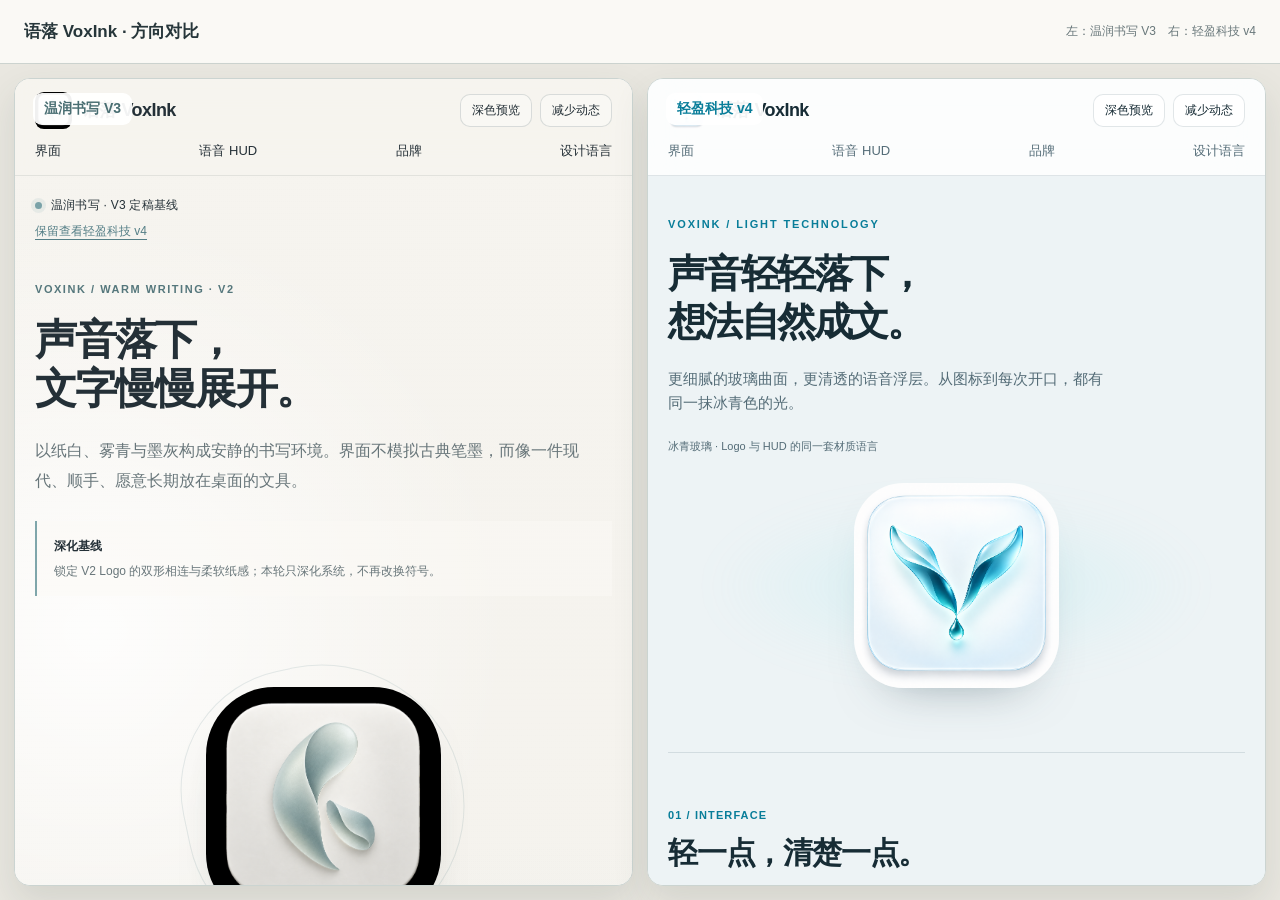
<file: docs/design-comparison/index.html>
<!doctype html><meta charset="utf-8"><meta name="viewport" content="width=device-width,initial-scale=1"><title>语落 VoxInk · 双方向对比</title>
<style>html,body{margin:0;height:100%;background:#e9e7e0;font:14px -apple-system,BlinkMacSystemFont,"PingFang SC",sans-serif;color:#26363a}header{height:64px;display:flex;align-items:center;justify-content:space-between;padding:0 24px;background:#faf9f5;border-bottom:1px solid #ccd3cf;box-sizing:border-box}header b{font-size:17px}header span{color:#68777a;font-size:12px}.grid{height:calc(100% - 64px);display:grid;grid-template-columns:1fr 1fr;gap:14px;padding:14px;box-sizing:border-box}.pane{position:relative;overflow:hidden;border:1px solid #cbd4d1;border-radius:16px;background:#fff;box-shadow:0 16px 35px #43504b20}.pane h2{position:absolute;z-index:2;left:18px;top:14px;margin:0;padding:7px 11px;border-radius:9px;background:#fffffff0;font-size:14px}.pane iframe{width:100%;height:100%;border:0;padding-top:0}.pane:first-child h2{color:#496e72}.pane:last-child h2{color:#087d99}@media(max-width:760px){.grid{grid-template-columns:1fr;height:auto}.pane{height:720px}.grid{padding:10px}.pane iframe{height:100%}}</style>
<header><b>语落 VoxInk · 方向对比</b><span>左：温润书写 V3　右：轻盈科技 v4</span></header>
<main class="grid"><section class="pane"><h2>温润书写 V3</h2><iframe src="../design-warm-writing-v3/index.html" title="温润书写 V3"></iframe></section><section class="pane"><h2>轻盈科技 v4</h2><iframe src="../design-light-tech-v4/index.html" title="轻盈科技 v4"></iframe></section></main>
</file>
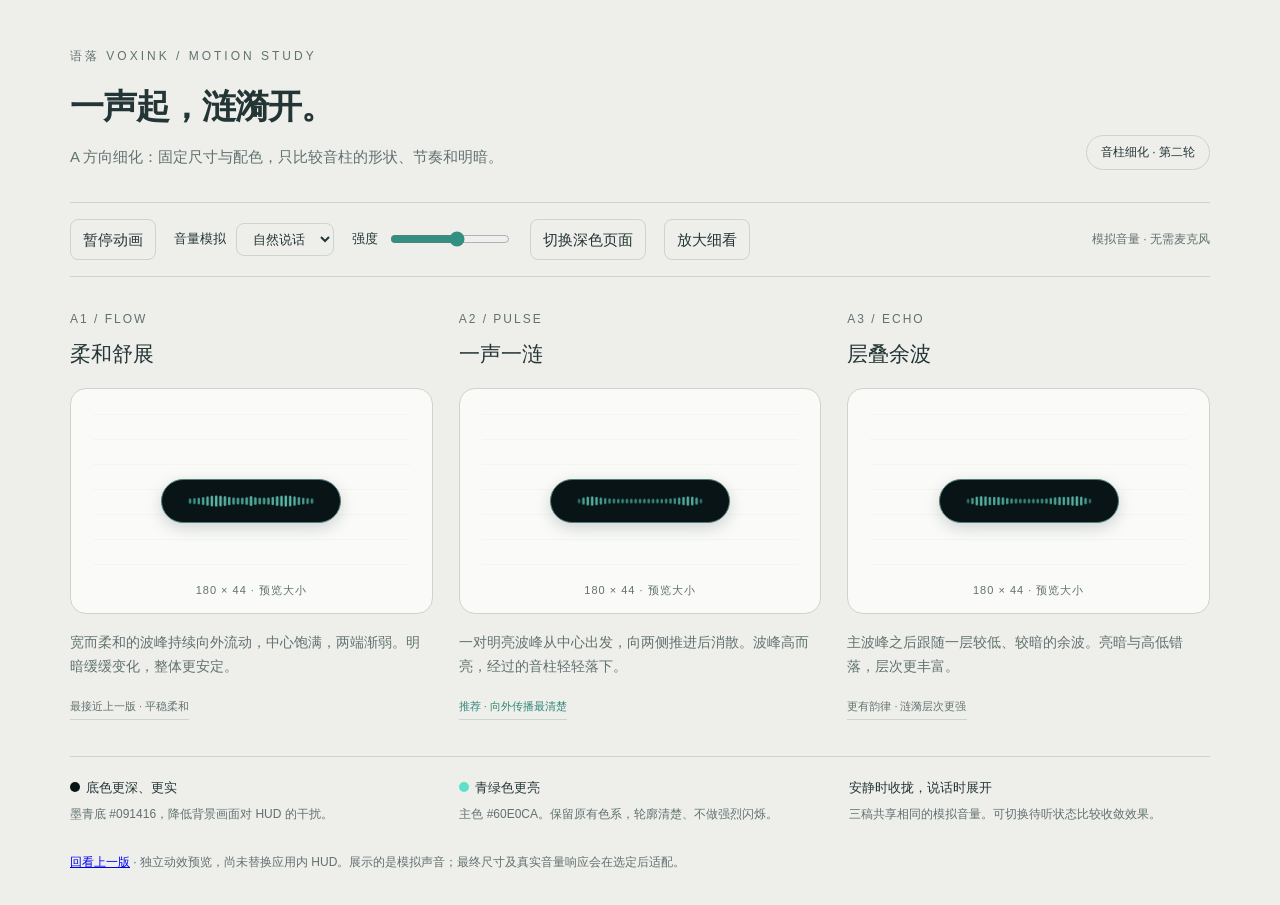
<file: docs/hud-motion-preview/index.html>
<!doctype html>
<html lang="zh-CN">
<meta charset="utf-8">
<meta name="viewport" content="width=device-width,initial-scale=1">
<title>语落 · HUD 波纹对比</title>
<style>
:root{--paper:#eeefeb;--ink:#243536;--muted:#617170;--line:#cbd4cf;--hud:#091416;--mint:#60e0ca;--edge:#517f79}
*{box-sizing:border-box}body{margin:0;background:var(--paper);color:var(--ink);font:15px/1.7 "PingFang SC","Hiragino Sans GB",sans-serif;transition:background .25s,color .25s}main{max-width:1220px;margin:auto;padding:46px 40px 32px}.eyebrow{font-size:12px;letter-spacing:3px;color:var(--muted)}h1{font-size:34px;letter-spacing:-1px;font-weight:600;margin:12px 0 8px}p{margin:0;color:var(--muted)}header{display:flex;align-items:end;justify-content:space-between;gap:24px;margin-bottom:32px}.mark{border:1px solid var(--line);padding:6px 14px;border-radius:30px;font-size:12px;white-space:nowrap}.controls{display:flex;flex-wrap:wrap;align-items:center;gap:18px;padding:16px 0;border-top:1px solid var(--line);border-bottom:1px solid var(--line)}button,select{font:inherit;color:var(--ink);background:transparent;border:1px solid var(--line);border-radius:8px;padding:7px 12px;cursor:pointer}button:hover{background:#78cdb528}button:focus-visible,select:focus-visible,input:focus-visible{outline:2px solid #308578;outline-offset:3px}label{display:flex;align-items:center;gap:10px;font-size:13px}input{accent-color:#338f7f;width:120px}.controls .note{margin-left:auto;font-size:12px;color:var(--muted)}.grid{display:grid;grid-template-columns:repeat(3,1fr);gap:26px;margin-top:32px}.number{font-size:12px;letter-spacing:2px;color:var(--muted)}h2{font-size:21px;font-weight:500;margin:6px 0 17px}.stage{height:226px;position:relative;display:flex;align-items:center;justify-content:center;border-radius:16px;background:#fafbf8;border:1px solid var(--line);overflow:hidden}.stage:before{content:"";position:absolute;inset:24px 22px;background:repeating-linear-gradient(0deg,transparent 0 24px,#a7b8b515 24px 25px);pointer-events:none}.hud{width:220px;height:60px;display:flex;align-items:center;justify-content:center;border-radius:18px;background:var(--hud);border:1px solid var(--edge);box-shadow:0 5px 15px #0a1e302d;position:relative}.hud canvas{display:block;width:190px;height:44px}.actual{position:absolute;bottom:14px;font-size:11px;color:var(--muted);letter-spacing:1px}.desc{font-size:14px;margin-top:17px;min-height:54px}.tag{display:inline-block;font-size:11px;color:var(--muted);border-bottom:1px solid var(--line);padding-bottom:3px;margin-top:12px}.details{margin-top:36px;display:flex;gap:28px;border-top:1px solid var(--line);padding-top:20px;flex-wrap:wrap}.detail{flex:1;min-width:220px}.detail strong{display:block;font-size:13px;font-weight:500;margin-bottom:5px}.detail p{font-size:12px}.swatch{display:inline-block;width:10px;height:10px;border-radius:50%;margin-right:6px}.footer{font-size:12px;color:var(--muted);margin-top:28px}.selected{color:#308578}.dark{--paper:#192022;--ink:#e0e9e5;--muted:#acbcb6;--line:#394c4c}.dark .stage{background:#0d1315}.dark select option{background:#192022}.expanded .hud{transform:scale(1.3)}@media(max-width:950px){.grid{grid-template-columns:1fr}.stage{height:190px}.desc{min-height:0}main{padding:25px}header{align-items:start}.controls .note{margin-left:0}h1{font-size:27px}}
.grid article .hud{width:180px;height:44px;border-radius:22px}.grid article canvas{width:156px;height:36px}
</style>
<main>
<header><div><div class="eyebrow">语落 VOXINK / MOTION STUDY</div><h1>一声起，涟漪开。</h1><p>A 方向细化：固定尺寸与配色，只比较音柱的形状、节奏和明暗。</p></div><span class="mark">音柱细化 · 第二轮</span></header>
<div class="controls">
<button id="pause" type="button" aria-pressed="false">暂停动画</button>
<label>音量模拟 <select id="mode"><option value="speech">自然说话</option><option value="quiet">安静待听</option><option value="strong">持续说话</option></select></label>
<label>强度 <input id="level" type="range" min="20" max="100" value="65" aria-label="模拟音量强度"></label>
<button id="theme" type="button" aria-pressed="false">切换深色页面</button>
<button id="scale" type="button" aria-pressed="false">放大细看</button>
<span class="note" id="state" aria-live="polite">模拟音量 · 无需麦克风</span>
</div>
<section class="grid">
<article><div class="number">A1 / FLOW</div><h2>柔和舒展</h2><div class="stage"><div class="hud"><canvas id="bars" aria-label="柔和对称音柱向两侧扩散" role="img"></canvas></div><span class="actual">180 × 44 · 预览大小</span></div><p class="desc">宽而柔和的波峰持续向外流动，中心饱满，两端渐弱。明暗缓缓变化，整体更安定。</p><span class="tag">最接近上一版 · 平稳柔和</span></article>
<article><div class="number">A2 / PULSE</div><h2>一声一涟</h2><div class="stage"><div class="hud"><canvas id="wave" aria-label="单个明亮波峰从中心向两侧推进" role="img"></canvas></div><span class="actual">180 × 44 · 预览大小</span></div><p class="desc">一对明亮波峰从中心出发，向两侧推进后消散。波峰高而亮，经过的音柱轻轻落下。</p><span class="tag selected">推荐 · 向外传播最清楚</span></article>
<article><div class="number">A3 / ECHO</div><h2>层叠余波</h2><div class="stage"><div class="hud"><canvas id="rings" aria-label="主波峰带较弱拖尾逐层向外扩散" role="img"></canvas></div><span class="actual">180 × 44 · 预览大小</span></div><p class="desc">主波峰之后跟随一层较低、较暗的余波。亮暗与高低错落，层次更丰富。</p><span class="tag">更有韵律 · 涟漪层次更强</span></article>
</section>
<section class="details"><div class="detail"><strong><i class="swatch" style="background:#091416"></i>底色更深、更实</strong><p>墨青底 #091416，降低背景画面对 HUD 的干扰。</p></div><div class="detail"><strong><i class="swatch" style="background:#60e0ca"></i>青绿色更亮</strong><p>主色 #60E0CA。保留原有色系，轮廓清楚、不做强烈闪烁。</p></div><div class="detail"><strong>安静时收拢，说话时展开</strong><p>三稿共享相同的模拟音量。可切换待听状态比较收敛效果。</p></div></section>
<p class="footer"><a href="previous.html">回看上一版</a> · 独立动效预览，尚未替换应用内 HUD。展示的是模拟声音；最终尺寸及真实音量响应会在选定后适配。</p>
</main>
<script>
const canvases=[...document.querySelectorAll('canvas')];
for(const canvas of canvases){const dpr=Math.min(devicePixelRatio||1,2);canvas.width=190*dpr;canvas.height=44*dpr;canvas.getContext('2d').scale(dpr,dpr)}
let paused=matchMedia('(prefers-reduced-motion: reduce)').matches, time=0, previous=0, volume=0;
const pause=document.getElementById('pause'), mode=document.getElementById('mode'), level=document.getElementById('level');
function updatePause(){pause.textContent=paused?'播放动画':'暂停动画';pause.setAttribute('aria-pressed',String(paused));document.getElementById('state').textContent=paused?'已暂停 · 无需麦克风':'模拟音量 · 无需麦克风'}
pause.onclick=()=>{paused=!paused;updatePause()};updatePause();
document.getElementById('theme').onclick=function(){const dark=document.body.classList.toggle('dark');this.textContent=dark?'切换浅色页面':'切换深色页面';this.setAttribute('aria-pressed',String(dark))};
document.getElementById('scale').onclick=function(){const large=document.body.classList.toggle('expanded');this.textContent=large?'恢复预览大小':'放大细看';this.setAttribute('aria-pressed',String(large))};
function signal(t){if(mode.value==='quiet')return .035;if(mode.value==='strong')return .87;const gate=Math.max(0,Math.sin(t*1.2)*.6+.4);return gate*(.35+.3*(Math.sin(t*5.3)+1)/2+.3*(Math.sin(t*8.1)+1)/2)}
function stroke(c,alpha=1,width=2){c.strokeStyle=`rgba(96,224,202,${alpha})`;c.fillStyle=`rgba(96,224,202,${alpha})`;c.lineWidth=width;c.lineCap='round'}
function gaussian(x,center,width){return Math.exp(-Math.pow((x-center)/width,2)/2)}
function draw(t,v){
 for(let variant=0;variant<3;variant++){
  const c=canvases[variant].getContext('2d');c.clearRect(0,0,190,44);
  for(let i=-14;i<=14;i++){
   const d=Math.abs(i)/14, edge=Math.pow(Math.max(0,1-d*d),.6);
   let shape=0;
   if(variant===0){
    const crest=(1+Math.cos(d*7-t*3.8))/2;
    shape=Math.exp(-d*d*1.25)*(.24+.76*crest);
   }else if(variant===1){
    const front=(t*.55%1)*1.95-.38;
    shape=gaussian(d,front,.17)*edge;
   }else{
    const front=(t*.48%1)*2.2-.4;
    shape=Math.min(1,gaussian(d,front,.115)+.48*gaussian(d,front-.32,.13))*edge;
   }
   const active=Math.sqrt(v)*shape;
   const height=2.4+v*31*shape;
   const alpha=.46+.54*Math.min(1,active*1.15);
   stroke(c,alpha,3);
   c.strokeStyle=`rgba(${Math.round(96+65*active)},${Math.round(224+25*active)},${Math.round(202+29*active)},${alpha})`;
   c.shadowColor='rgba(96,224,202,.36)';c.shadowBlur=active*4;
   c.beginPath();c.moveTo(95+i*5.3,22-height/2);c.lineTo(95+i*5.3,22+height/2);c.stroke();
  }
  c.shadowBlur=0;
 }
}
function frame(now){const dt=previous?Math.min((now-previous)/1000,.05):0;previous=now;if(!paused&&!document.hidden){time+=dt;volume+=(signal(time)*Number(level.value)/100-volume)*(1-Math.exp(-dt*7));draw(time,volume)}requestAnimationFrame(frame)}
draw(1,.45);requestAnimationFrame(frame);
</script>
</html>
</file>
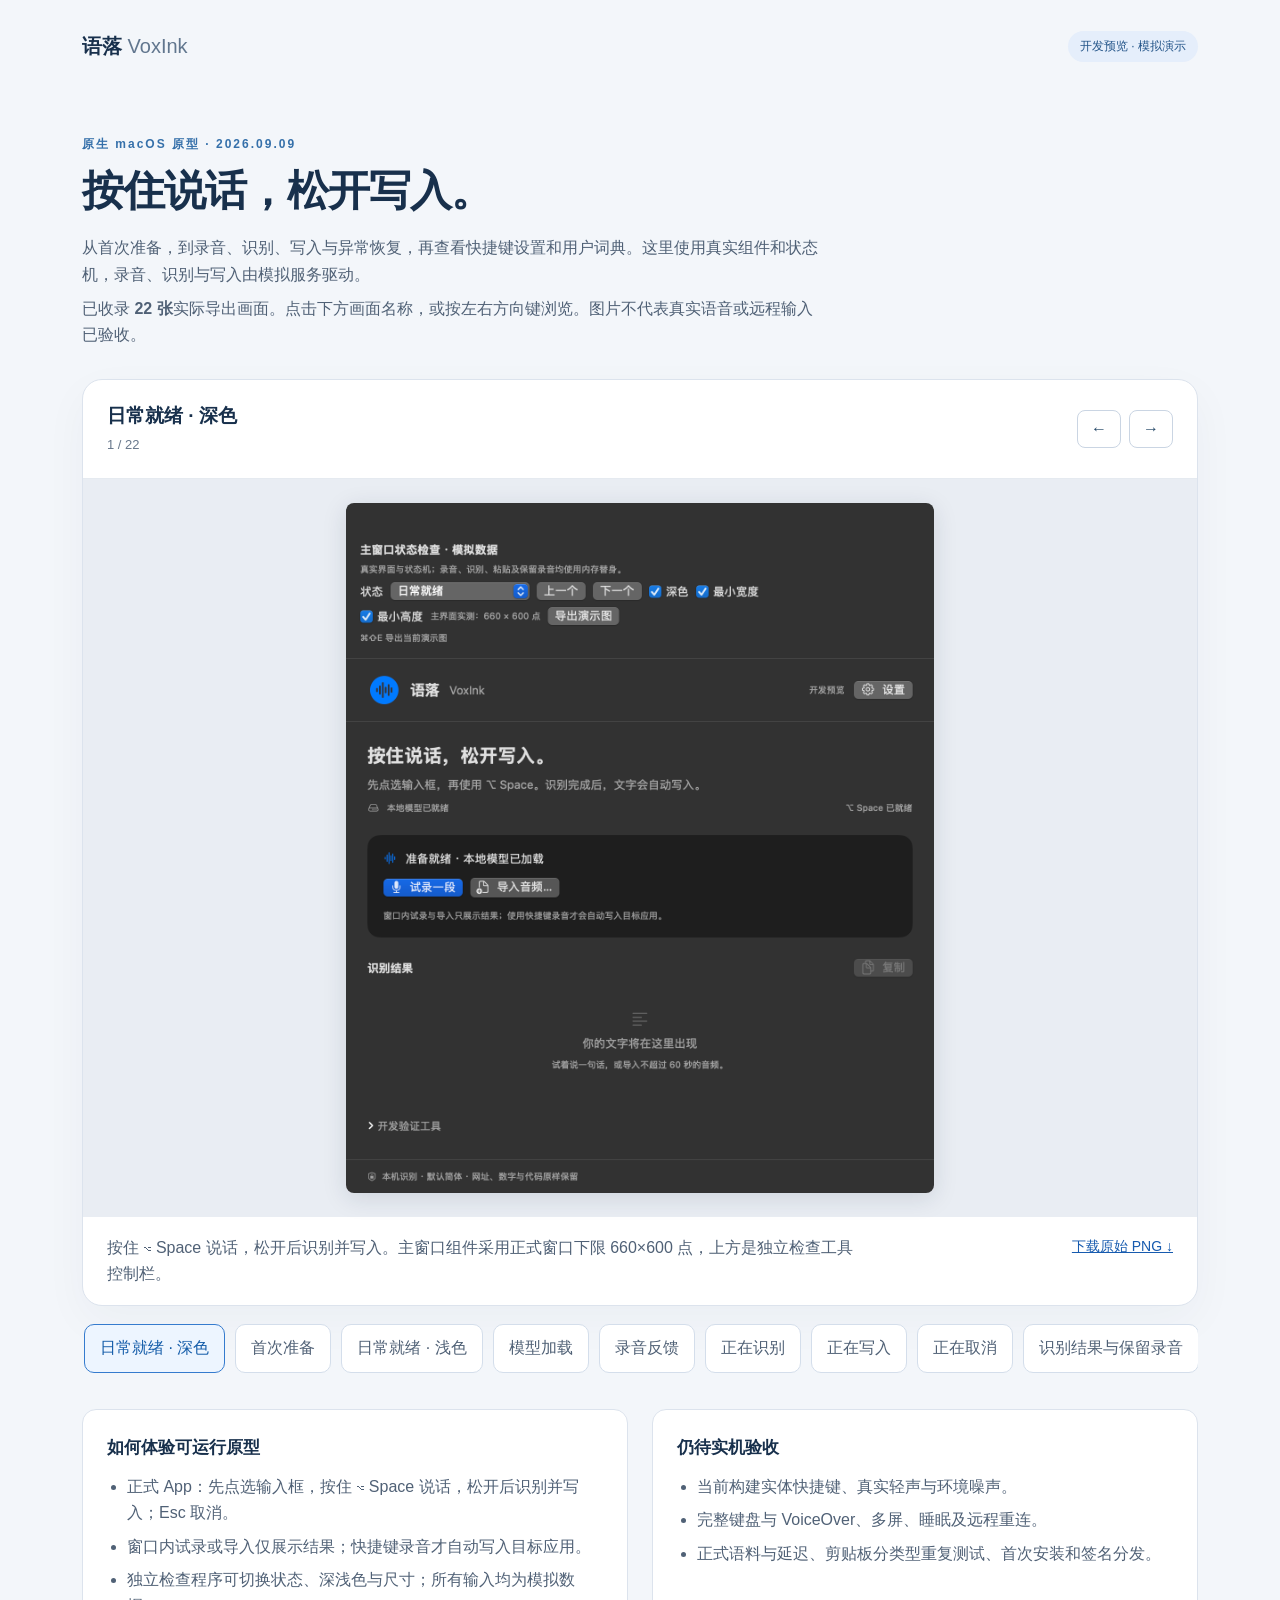
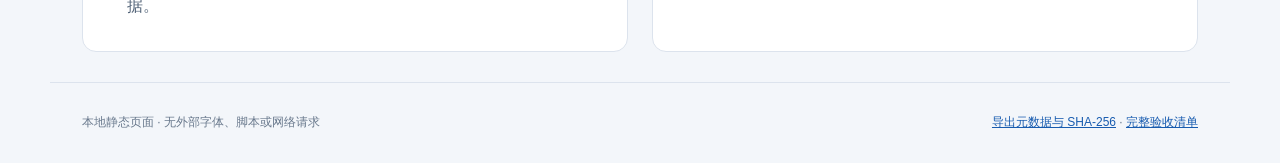
<file: docs/prototype-demo-2026-09-09/index.html>
<!doctype html>
<html lang="zh-CN"><head><meta charset="utf-8"><meta name="viewport" content="width=device-width,initial-scale=1">
<title>语落 VoxInk · 原型演示</title>
<style>
:root{font-family:-apple-system,BlinkMacSystemFont,"PingFang SC",sans-serif;color:#18304c;background:#f3f6fa;line-height:1.65}
*{box-sizing:border-box}body{margin:0}a{color:#175baf}button{font:inherit;cursor:pointer}button:disabled{cursor:default;opacity:.4}
header,main,footer{max-width:1180px;margin:auto;padding:30px 32px}header{display:flex;justify-content:space-between;gap:24px;align-items:center}
.brand{font-weight:700;font-size:20px}.badge{font-size:12px;background:#e5eefb;color:#245589;padding:6px 12px;border-radius:30px}
.intro{max-width:740px;margin:12px 0 30px}h1{font-size:clamp(28px,4vw,42px);letter-spacing:-1px;line-height:1.25;margin:10px 0 18px}p{margin:8px 0;color:#506176}
.eyebrow{font-size:12px;letter-spacing:2px;color:#3570aa;font-weight:600}.viewer{background:#fff;border:1px solid #dce3ed;border-radius:20px;overflow:hidden;box-shadow:0 15px 45px #2036510a}
.viewer-head{padding:20px 24px;display:flex;justify-content:space-between;align-items:center;border-bottom:1px solid #e5eaf0;gap:12px}
h2{font-size:19px;margin:0}.counter{font-size:13px;color:#68788c}.stage{padding:24px;min-height:240px;background:#e9edf3;display:grid;place-items:center}
.stage img{display:block;max-width:100%;max-height:690px;height:auto;box-shadow:0 5px 24px #15264020;border-radius:8px;background:#ededed}.stage img[data-appearance=dark]{background:#303030}
.caption{padding:18px 24px;display:flex;gap:20px;align-items:start;justify-content:space-between}.caption p{margin:0;max-width:750px}.caption a{white-space:nowrap;font-size:14px}
.controls{display:flex;gap:8px}.controls button{border:1px solid #cad5e3;background:white;color:#264969;border-radius:8px;padding:5px 13px}
.thumbnails{display:flex;gap:10px;overflow:auto;margin:16px 0 34px;padding:2px}.thumbnails button{border:1px solid #d4deeb;background:#fff;border-radius:10px;padding:10px 15px;text-align:left;white-space:nowrap;color:#506176}.thumbnails button[aria-current=true]{border-color:#357bce;color:#145ca9;background:#edf5ff}
section.notes{display:grid;grid-template-columns:1fr 1fr;gap:24px}.note{background:white;border:1px solid #dce3ed;border-radius:14px;padding:24px}.note h2{font-size:17px;margin-bottom:12px}.note ul{padding-left:20px;margin:0;color:#506176}.note li{margin:7px 0}footer{font-size:12px;color:#68788c;border-top:1px solid #dce3ed;display:flex;justify-content:space-between;gap:20px}
:focus-visible{outline:3px solid #2a79cc;outline-offset:4px}@media(max-width:650px){header,main,footer{padding:20px}.stage{padding:12px}.caption{display:block}.caption a{display:inline-block;margin-top:12px}section.notes{grid-template-columns:1fr}.viewer-head{padding:16px}footer{display:block}}
</style></head><body>
<header><div class="brand">语落 <span style="font-weight:400;color:#61768e">VoxInk</span></div><div class="badge">开发预览 · 模拟演示</div></header>
<main><div class="intro"><div class="eyebrow">原生 macOS 原型 · 2026.09.09</div><h1>按住说话，松开写入。</h1><p>从首次准备，到录音、识别、写入与异常恢复，再查看快捷键设置和用户词典。这里使用真实组件和状态机，录音、识别与写入由模拟服务驱动。</p><p>已收录 <strong>22 张</strong>实际导出画面。点击下方画面名称，或按左右方向键浏览。图片不代表真实语音或远程输入已验收。</p></div>
<div class="viewer"><div class="viewer-head"><div><h2 id="title">日常就绪 · 深色</h2><span id="counter" class="counter">1 / 22</span></div><div class="controls"><button id="previous" aria-label="上一张">←</button><button id="next" aria-label="下一张">→</button></div></div>
<div class="stage"><img id="capture" src="assets/capture-547851EF-40F5-4828-A3F0-71DE2D9F31A5.png" alt="日常就绪 · 深色" data-appearance="dark"></div><div class="caption"><p id="description">按住 ⌥ Space 说话，松开后识别并写入。主窗口组件采用正式窗口下限 660×600 点，上方是独立检查工具控制栏。</p><a id="original" href="assets/capture-547851EF-40F5-4828-A3F0-71DE2D9F31A5.png" download>下载原始 PNG ↓</a></div></div>
<nav class="thumbnails" id="thumbnails" aria-label="演示画面"></nav>
<section class="notes"><div class="note"><h2>如何体验可运行原型</h2><ul><li>正式 App：先点选输入框，按住 ⌥ Space 说话，松开后识别并写入；Esc 取消。</li><li>窗口内试录或导入仅展示结果；快捷键录音才自动写入目标应用。</li><li>独立检查程序可切换状态、深浅色与尺寸；所有输入均为模拟数据。</li></ul></div>
<div class="note"><h2>仍待实机验收</h2><ul><li>当前构建实体快捷键、真实轻声与环境噪声。</li><li>完整键盘与 VoiceOver、多屏、睡眠及远程重连。</li><li>正式语料与延迟、剪贴板分类型重复测试、首次安装和签名分发。</li></ul></div></section>
</main><footer><span>本地静态页面 · 无外部字体、脚本或网络请求</span><span><a href="manifest.json">导出元数据与 SHA-256</a> · <a href="../完整原型验收清单.md">完整验收清单</a></span></footer>
<script>
const captures=[{"file": "capture-547851EF-40F5-4828-A3F0-71DE2D9F31A5.png", "title": "日常就绪 · 深色", "description": "按住 ⌥ Space 说话，松开后识别并写入。主窗口组件采用正式窗口下限 660×600 点，上方是独立检查工具控制栏。", "src": "assets/capture-547851EF-40F5-4828-A3F0-71DE2D9F31A5.png", "metadata": {"appearance": "dark", "full_keyboard_access": false, "height_pixels": 1550, "height_points": 775, "image": "capture-547851EF-40F5-4828-A3F0-71DE2D9F31A5.png", "phase": "ready", "simulation": true, "source": "NSView cacheDisplay of checker-owned content; not desktop screenshot", "width_pixels": 1320, "width_points": 660, "window": "VoxInk 主窗口检查"}, "sha256": "4ea58007658b0a2a13fd08fbec57c5a32b5594948a7397ffcd491728cef8e29f"}, {"file": "capture-195A5790-CD31-46C2-9EF7-11F9500C739E.png", "title": "首次准备", "description": "按顺序检查麦克风、文字写入和本地模型；图中模拟权限已允许，模型尚未加载，开始使用暂不可用。窗口内容可滚动。", "src": "assets/capture-195A5790-CD31-46C2-9EF7-11F9500C739E.png", "metadata": {"appearance": "dark", "full_keyboard_access": false, "height_pixels": 1550, "height_points": 775, "image": "capture-195A5790-CD31-46C2-9EF7-11F9500C739E.png", "phase": "ready", "simulation": true, "source": "NSView cacheDisplay of checker-owned content; not desktop screenshot", "width_pixels": 1320, "width_points": 660, "window": "VoxInk 主窗口检查"}, "sha256": "be9ffada73e57029ace7218fcb394f6549025979d3e68d575790227a28eb45c1"}, {"file": "capture-41451665-1D3F-432A-8CA6-CF69A757510F.png", "title": "日常就绪 · 浅色", "description": "模型就绪后，主界面展示快捷键提示、试录、导入和空结果。窗口内试录与导入只展示结果。", "src": "assets/capture-41451665-1D3F-432A-8CA6-CF69A757510F.png", "metadata": {"appearance": "light", "full_keyboard_access": false, "height_pixels": 1550, "height_points": 775, "image": "capture-41451665-1D3F-432A-8CA6-CF69A757510F.png", "phase": "ready", "simulation": true, "source": "NSView cacheDisplay of checker-owned content; not desktop screenshot", "width_pixels": 1320, "width_points": 660, "window": "VoxInk 主窗口检查"}, "sha256": "ccf787693d97b9d46ba9c4823d57471bc75eb9bcd6bde398066128f40cc3d68a"}, {"file": "capture-660CCFF8-B5CB-4819-9C93-0236AF8A5DAD.png", "title": "模型加载", "description": "加载期间显示忙碌状态，禁用新录音和导入，保留取消入口。此处是可暂停的模拟加载。", "src": "assets/capture-660CCFF8-B5CB-4819-9C93-0236AF8A5DAD.png", "metadata": {"appearance": "light", "full_keyboard_access": false, "height_pixels": 1550, "height_points": 775, "image": "capture-660CCFF8-B5CB-4819-9C93-0236AF8A5DAD.png", "phase": "loading", "simulation": true, "source": "NSView cacheDisplay of checker-owned content; not desktop screenshot", "width_pixels": 1320, "width_points": 660, "window": "VoxInk 主窗口检查"}, "sha256": "7aa865dcd38f86830db0d04aac636e6cc244650f5ab94925fb156ca45ed747b1"}, {"file": "capture-9F9E19F9-3845-4DB7-A746-141B0B5FCD47.png", "title": "录音反馈", "description": "模拟录音显示 12 / 60 秒、音量、停止并识别与取消。不是实际麦克风采样。", "src": "assets/capture-9F9E19F9-3845-4DB7-A746-141B0B5FCD47.png", "metadata": {"appearance": "light", "full_keyboard_access": false, "height_pixels": 1550, "height_points": 775, "image": "capture-9F9E19F9-3845-4DB7-A746-141B0B5FCD47.png", "phase": "recording", "simulation": true, "source": "NSView cacheDisplay of checker-owned content; not desktop screenshot", "width_pixels": 1320, "width_points": 660, "window": "VoxInk 主窗口检查"}, "sha256": "86f34dca54a1d09edec446964e7b507ee3c236396559a859c7253b304ff0ea87"}, {"file": "capture-6D85DBA3-55D0-460C-AB9D-D2FD09963B0B.png", "title": "正在识别", "description": "识别过程中说明首次加载可能需要时间，保留取消操作，避免重复开始任务。", "src": "assets/capture-6D85DBA3-55D0-460C-AB9D-D2FD09963B0B.png", "metadata": {"appearance": "light", "full_keyboard_access": false, "height_pixels": 1550, "height_points": 775, "image": "capture-6D85DBA3-55D0-460C-AB9D-D2FD09963B0B.png", "phase": "transcribing", "simulation": true, "source": "NSView cacheDisplay of checker-owned content; not desktop screenshot", "width_pixels": 1320, "width_points": 660, "window": "VoxInk 主窗口检查"}, "sha256": "d9431e7d0f40468b748066d825f81dcac5cc8196a962130cc9339ee38b5a9019"}, {"file": "capture-F0E12E46-1001-48AE-9AE3-13A12584E46A.png", "title": "正在写入", "description": "目标名称、识别文字与剪贴板清理状态同时展示；写入服务使用内存替身，没有向其他 App 发送文字。", "src": "assets/capture-F0E12E46-1001-48AE-9AE3-13A12584E46A.png", "metadata": {"appearance": "light", "full_keyboard_access": false, "height_pixels": 1550, "height_points": 775, "image": "capture-F0E12E46-1001-48AE-9AE3-13A12584E46A.png", "phase": "pasting", "simulation": true, "source": "NSView cacheDisplay of checker-owned content; not desktop screenshot", "width_pixels": 1320, "width_points": 660, "window": "VoxInk 主窗口检查"}, "sha256": "1a5fe21689e3fb4185f739436414fee5c67b82c66addae458fac8ff6d3adc91c"}, {"file": "capture-E20A3590-0173-4F0C-BC8D-25BC572A4DC9.png", "title": "正在取消", "description": "等待后台任务取消完成，期间不能开始新任务。", "src": "assets/capture-E20A3590-0173-4F0C-BC8D-25BC572A4DC9.png", "metadata": {"appearance": "light", "full_keyboard_access": false, "height_pixels": 1550, "height_points": 775, "image": "capture-E20A3590-0173-4F0C-BC8D-25BC572A4DC9.png", "phase": "cancelling", "simulation": true, "source": "NSView cacheDisplay of checker-owned content; not desktop screenshot", "width_pixels": 1320, "width_points": 660, "window": "VoxInk 主窗口检查"}, "sha256": "f29e27ea6771d1176b304e70d64fab808acf5bf9caae1e81726ffcd1d198de12"}, {"file": "capture-1109CFB6-91D4-477E-9060-3A55FFF4FA00.png", "title": "识别结果与保留录音", "description": "显示识别结果和未完成录音恢复入口。重试只展示文字，不自动写入。长文字可向下滚动。", "src": "assets/capture-1109CFB6-91D4-477E-9060-3A55FFF4FA00.png", "metadata": {"appearance": "light", "full_keyboard_access": false, "height_pixels": 1550, "height_points": 775, "image": "capture-1109CFB6-91D4-477E-9060-3A55FFF4FA00.png", "phase": "ready", "simulation": true, "source": "NSView cacheDisplay of checker-owned content; not desktop screenshot", "width_pixels": 1320, "width_points": 660, "window": "VoxInk 主窗口检查"}, "sha256": "58433fef11b512d120f64e608d763245be6fe34fb273db6be59bdb5033d80cc8"}, {"file": "capture-F1691DE1-0E27-4375-8F4B-263929C45334.png", "title": "识别原文对照", "description": "展开并滚动到原文区域，可以核对本地整理前后的差异；示例中的数字、网址、路径和英文均来自模拟文字。", "src": "assets/capture-F1691DE1-0E27-4375-8F4B-263929C45334.png", "metadata": {"appearance": "light", "full_keyboard_access": false, "height_pixels": 1550, "height_points": 775, "image": "capture-F1691DE1-0E27-4375-8F4B-263929C45334.png", "phase": "ready", "simulation": true, "source": "NSView cacheDisplay of checker-owned content; not desktop screenshot", "width_pixels": 1320, "width_points": 660, "window": "VoxInk 主窗口检查"}, "sha256": "f8f0657aa51f1c8b9dbcaaf8b7f6434de2fce8c06a5c5af5fc2c8e2e9734e8ea"}, {"file": "capture-13B83FBF-D4D8-46E5-B122-324D49D9340C.png", "title": "没有识别到文字", "description": "失败后给出重新录音和重试保留录音的入口。此画面滚动至错误提示与恢复区域。", "src": "assets/capture-13B83FBF-D4D8-46E5-B122-324D49D9340C.png", "metadata": {"appearance": "light", "full_keyboard_access": false, "height_pixels": 1550, "height_points": 775, "image": "capture-13B83FBF-D4D8-46E5-B122-324D49D9340C.png", "phase": "failed", "simulation": true, "source": "NSView cacheDisplay of checker-owned content; not desktop screenshot", "width_pixels": 1320, "width_points": 660, "window": "VoxInk 主窗口检查"}, "sha256": "da32b23bc26b67adca780675dc0bff33c172a7d47d5dc917346237d189812fe2"}, {"file": "capture-4D0235BB-B925-4F3F-AB4E-7640CAA610A6.png", "title": "目标输入框失效", "description": "文字保留，提醒先确认目标与重复内容，再手动重新粘贴；不会自动重试写入。", "src": "assets/capture-4D0235BB-B925-4F3F-AB4E-7640CAA610A6.png", "metadata": {"appearance": "light", "full_keyboard_access": false, "height_pixels": 1550, "height_points": 775, "image": "capture-4D0235BB-B925-4F3F-AB4E-7640CAA610A6.png", "phase": "failed", "simulation": true, "source": "NSView cacheDisplay of checker-owned content; not desktop screenshot", "width_pixels": 1320, "width_points": 660, "window": "VoxInk 主窗口检查"}, "sha256": "6f1e4a80af0bc667c95f4245a60d0e2a94a946d05101deec36cb1cc35eb02c0b"}, {"file": "capture-293B895A-60E5-4833-A747-98ADE57AA763.png", "title": "剪贴板恢复失败", "description": "提示粘贴按键已经发出，提醒先检查目标文字与剪贴板，避免重复粘贴。", "src": "assets/capture-293B895A-60E5-4833-A747-98ADE57AA763.png", "metadata": {"appearance": "light", "full_keyboard_access": false, "height_pixels": 1550, "height_points": 775, "image": "capture-293B895A-60E5-4833-A747-98ADE57AA763.png", "phase": "failed", "simulation": true, "source": "NSView cacheDisplay of checker-owned content; not desktop screenshot", "width_pixels": 1320, "width_points": 660, "window": "VoxInk 主窗口检查"}, "sha256": "a8fda6e2e1aab2c8d3c26928f5aa65b702783d8397247f43593cb41d9a5b9895"}, {"file": "capture-AA3D993F-D734-44C5-8177-9A3F67F0E6B1.png", "title": "模型加载失败", "description": "明确展示模型失败原因类别和重新加载入口。", "src": "assets/capture-AA3D993F-D734-44C5-8177-9A3F67F0E6B1.png", "metadata": {"appearance": "light", "full_keyboard_access": false, "height_pixels": 1550, "height_points": 775, "image": "capture-AA3D993F-D734-44C5-8177-9A3F67F0E6B1.png", "phase": "failed", "simulation": true, "source": "NSView cacheDisplay of checker-owned content; not desktop screenshot", "width_pixels": 1320, "width_points": 660, "window": "VoxInk 主窗口检查"}, "sha256": "717e066ea96dd2df47ec04a60215e6ca929b65d142b0bdab145e1f079ede8866"}, {"file": "capture-B0D4B0C4-9D5C-4639-9210-B7D97213A257.png", "title": "通用设置 · 浅色", "description": "查看启动设置、快捷键、默认按住说话、文字输出和隐私说明。较长设置内容可滚动；不包含系统工具栏。", "src": "assets/capture-B0D4B0C4-9D5C-4639-9210-B7D97213A257.png", "metadata": {"appearance": "light", "full_keyboard_access": false, "height_pixels": 1476, "height_points": 738, "image": "capture-B0D4B0C4-9D5C-4639-9210-B7D97213A257.png", "phase": "failed", "simulation": true, "source": "NSView cacheDisplay of checker-owned content; not desktop screenshot", "width_pixels": 1800, "width_points": 900, "window": "通用"}, "sha256": "f09881ad3cc21ddd98cc7cc1fa97ced57aa0467bf89ee8e58d21553b6e3e5e71"}, {"file": "capture-DA511567-EA38-4658-843F-D689C6D76CCC.png", "title": "权限与模型", "description": "分别查看系统权限与本地模型状态；图中保留模拟模型加载失败状态，可检查并修复。", "src": "assets/capture-DA511567-EA38-4658-843F-D689C6D76CCC.png", "metadata": {"appearance": "light", "full_keyboard_access": false, "height_pixels": 1476, "height_points": 738, "image": "capture-DA511567-EA38-4658-843F-D689C6D76CCC.png", "phase": "failed", "simulation": true, "source": "NSView cacheDisplay of checker-owned content; not desktop screenshot", "width_pixels": 1800, "width_points": 900, "window": "权限与模型"}, "sha256": "5cc37d255b105739d8b510a187ae754537c0b5bd0d79473d208e90e433499582"}, {"file": "capture-464AF927-BA82-41A3-81D6-330DF825F5AB.png", "title": "用户词典 · 空状态", "description": "按需添加专有词；预览仅展示文字，不录音、不粘贴、不保存预览句。", "src": "assets/capture-464AF927-BA82-41A3-81D6-330DF825F5AB.png", "metadata": {"appearance": "light", "full_keyboard_access": false, "height_pixels": 1476, "height_points": 738, "image": "capture-464AF927-BA82-41A3-81D6-330DF825F5AB.png", "phase": "failed", "simulation": true, "source": "NSView cacheDisplay of checker-owned content; not desktop screenshot", "width_pixels": 1800, "width_points": 900, "window": "用户词典"}, "sha256": "e1be6ffeef6614b93dd017ca86ae8165c3d5b7b7aea9f74ff05465177f2172dc"}, {"file": "capture-F13EB251-3BD2-4B03-BA55-374620CDDEAB.png", "title": "添加纠正词", "description": "雨落 → 语落为本次模拟词条。Tab 与 Shift-Tab 可在输入框间切换，Return 保存；此导出只含编辑弹窗。", "src": "assets/capture-F13EB251-3BD2-4B03-BA55-374620CDDEAB.png", "metadata": {"appearance": "light", "full_keyboard_access": false, "height_pixels": 530, "height_points": 265, "image": "capture-F13EB251-3BD2-4B03-BA55-374620CDDEAB.png", "phase": "failed", "simulation": true, "source": "NSView cacheDisplay of checker-owned content; not desktop screenshot", "width_pixels": 840, "width_points": 420, "window": ""}, "sha256": "8e69866f5804d0d27af952b95cc6cd99fe46682eca7c85c634189c81ccd76e07"}, {"file": "capture-0A749007-318D-4390-AD67-5B9219B20419.png", "title": "用户词典 · 纠正预览", "description": "保存模拟词条后，预览从“请打开雨落。”变为“请打开语落。”。词条仅存于检查程序内存。", "src": "assets/capture-0A749007-318D-4390-AD67-5B9219B20419.png", "metadata": {"appearance": "light", "full_keyboard_access": false, "height_pixels": 1476, "height_points": 738, "image": "capture-0A749007-318D-4390-AD67-5B9219B20419.png", "phase": "failed", "simulation": true, "source": "NSView cacheDisplay of checker-owned content; not desktop screenshot", "width_pixels": 1800, "width_points": 900, "window": "用户词典"}, "sha256": "aff66db13cda838f2a5200f37418c07d9683226948e410442fcb9d4273c553e9"}, {"file": "capture-359D4F72-756C-45AB-A460-01A8B0F8E7CB.png", "title": "用户词典 · 深色", "description": "同一条内存词条在深色外观中的显示。", "src": "assets/capture-359D4F72-756C-45AB-A460-01A8B0F8E7CB.png", "metadata": {"appearance": "dark", "full_keyboard_access": false, "height_pixels": 1476, "height_points": 738, "image": "capture-359D4F72-756C-45AB-A460-01A8B0F8E7CB.png", "phase": "failed", "simulation": true, "source": "NSView cacheDisplay of checker-owned content; not desktop screenshot", "width_pixels": 1800, "width_points": 900, "window": "用户词典"}, "sha256": "615572212715d1bc0f23e5b510b3a4082f3619ca9c3e3dac2f59f8f7a28b04c9"}, {"file": "capture-C7EFF810-618F-403A-99D8-D9C785453822.png", "title": "通用设置 · 深色", "description": "默认按住说话，松开写入；识别输出为简体中文，英文保持原样。", "src": "assets/capture-C7EFF810-618F-403A-99D8-D9C785453822.png", "metadata": {"appearance": "dark", "full_keyboard_access": false, "height_pixels": 1476, "height_points": 738, "image": "capture-C7EFF810-618F-403A-99D8-D9C785453822.png", "phase": "failed", "simulation": true, "source": "NSView cacheDisplay of checker-owned content; not desktop screenshot", "width_pixels": 1800, "width_points": 900, "window": "通用"}, "sha256": "cef45040f4606b1146d1afaee08b379a715711df364c5253d0737766dc76162a"}, {"file": "capture-D1583826-634B-4F31-B2BD-65AA85A583BE.png", "title": "可选的按两次模式", "description": "可选择按一次开始、再按一次结束；切换后操作说明同步更新。检查结束已恢复按住说话。", "src": "assets/capture-D1583826-634B-4F31-B2BD-65AA85A583BE.png", "metadata": {"appearance": "dark", "full_keyboard_access": false, "height_pixels": 1476, "height_points": 738, "image": "capture-D1583826-634B-4F31-B2BD-65AA85A583BE.png", "phase": "failed", "simulation": true, "source": "NSView cacheDisplay of checker-owned content; not desktop screenshot", "width_pixels": 1800, "width_points": 900, "window": "通用"}, "sha256": "972915526218dc9aaa583e2544b693bfea348cacdf9b16934f42654e4934f6cd"}];let current=0;
const $=id=>document.getElementById(id),nav=$('thumbnails');
captures.forEach((item,index)=>{const button=document.createElement('button');button.textContent=item.title;button.onclick=()=>show(index);nav.append(button)});
function show(index){current=(index+captures.length)%captures.length;const item=captures[current];$('title').textContent=item.title;$('counter').textContent=`${current+1} / ${captures.length}`;$('capture').src=item.src;$('capture').alt=item.title;$('capture').dataset.appearance=item.metadata.appearance;$('description').textContent=item.description;$('original').href=item.src;[...nav.children].forEach((button,i)=>button.setAttribute('aria-current',String(i===current)));$('previous').disabled=captures.length<2;$('next').disabled=captures.length<2}
$('previous').onclick=()=>show(current-1);$('next').onclick=()=>show(current+1);
document.addEventListener('keydown',event=>{if(event.target.matches('input,textarea,select'))return;if(event.key==='ArrowLeft'){event.preventDefault();show(current-1)}if(event.key==='ArrowRight'){event.preventDefault();show(current+1)}});show(0);
</script></body></html>
</file>
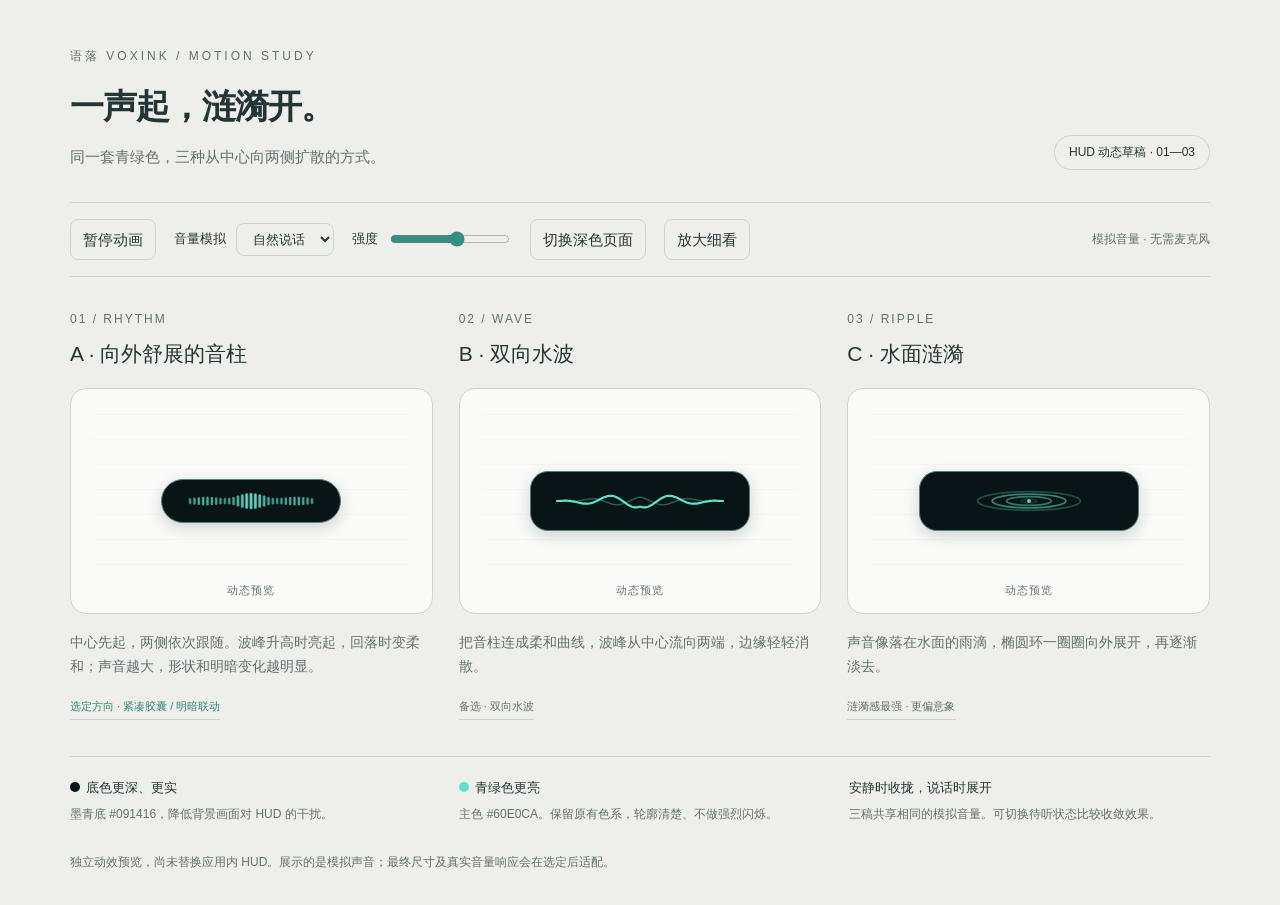
<file: docs/hud-motion-preview/previous.html>
<!doctype html>
<html lang="zh-CN">
<meta charset="utf-8">
<meta name="viewport" content="width=device-width,initial-scale=1">
<title>语落 · HUD 波纹对比</title>
<style>
:root{--paper:#eeefeb;--ink:#243536;--muted:#617170;--line:#cbd4cf;--hud:#091416;--mint:#60e0ca;--edge:#517f79}
*{box-sizing:border-box}body{margin:0;background:var(--paper);color:var(--ink);font:15px/1.7 "PingFang SC","Hiragino Sans GB",sans-serif;transition:background .25s,color .25s}main{max-width:1220px;margin:auto;padding:46px 40px 32px}.eyebrow{font-size:12px;letter-spacing:3px;color:var(--muted)}h1{font-size:34px;letter-spacing:-1px;font-weight:600;margin:12px 0 8px}p{margin:0;color:var(--muted)}header{display:flex;align-items:end;justify-content:space-between;gap:24px;margin-bottom:32px}.mark{border:1px solid var(--line);padding:6px 14px;border-radius:30px;font-size:12px;white-space:nowrap}.controls{display:flex;flex-wrap:wrap;align-items:center;gap:18px;padding:16px 0;border-top:1px solid var(--line);border-bottom:1px solid var(--line)}button,select{font:inherit;color:var(--ink);background:transparent;border:1px solid var(--line);border-radius:8px;padding:7px 12px;cursor:pointer}button:hover{background:#78cdb528}button:focus-visible,select:focus-visible,input:focus-visible{outline:2px solid #308578;outline-offset:3px}label{display:flex;align-items:center;gap:10px;font-size:13px}input{accent-color:#338f7f;width:120px}.controls .note{margin-left:auto;font-size:12px;color:var(--muted)}.grid{display:grid;grid-template-columns:repeat(3,1fr);gap:26px;margin-top:32px}.number{font-size:12px;letter-spacing:2px;color:var(--muted)}h2{font-size:21px;font-weight:500;margin:6px 0 17px}.stage{height:226px;position:relative;display:flex;align-items:center;justify-content:center;border-radius:16px;background:#fafbf8;border:1px solid var(--line);overflow:hidden}.stage:before{content:"";position:absolute;inset:24px 22px;background:repeating-linear-gradient(0deg,transparent 0 24px,#a7b8b515 24px 25px);pointer-events:none}.hud{width:220px;height:60px;display:flex;align-items:center;justify-content:center;border-radius:18px;background:var(--hud);border:1px solid var(--edge);box-shadow:0 5px 15px #0a1e302d;position:relative}.hud canvas{display:block;width:190px;height:44px}.actual{position:absolute;bottom:14px;font-size:11px;color:var(--muted);letter-spacing:1px}.desc{font-size:14px;margin-top:17px;min-height:54px}.tag{display:inline-block;font-size:11px;color:var(--muted);border-bottom:1px solid var(--line);padding-bottom:3px;margin-top:12px}.details{margin-top:36px;display:flex;gap:28px;border-top:1px solid var(--line);padding-top:20px;flex-wrap:wrap}.detail{flex:1;min-width:220px}.detail strong{display:block;font-size:13px;font-weight:500;margin-bottom:5px}.detail p{font-size:12px}.swatch{display:inline-block;width:10px;height:10px;border-radius:50%;margin-right:6px}.footer{font-size:12px;color:var(--muted);margin-top:28px}.selected{color:#308578}.dark{--paper:#192022;--ink:#e0e9e5;--muted:#acbcb6;--line:#394c4c}.dark .stage{background:#0d1315}.dark select option{background:#192022}.expanded .hud{transform:scale(1.3)}@media(max-width:950px){.grid{grid-template-columns:1fr}.stage{height:190px}.desc{min-height:0}main{padding:25px}header{align-items:start}.controls .note{margin-left:0}h1{font-size:27px}}
.grid article:first-child .hud{width:180px;height:44px;border-radius:22px}.grid article:first-child canvas{width:156px;height:36px}
</style>
<main>
<header><div><div class="eyebrow">语落 VOXINK / MOTION STUDY</div><h1>一声起，涟漪开。</h1><p>同一套青绿色，三种从中心向两侧扩散的方式。</p></div><span class="mark">HUD 动态草稿 · 01—03</span></header>
<div class="controls">
<button id="pause" type="button" aria-pressed="false">暂停动画</button>
<label>音量模拟 <select id="mode"><option value="speech">自然说话</option><option value="quiet">安静待听</option><option value="strong">持续说话</option></select></label>
<label>强度 <input id="level" type="range" min="20" max="100" value="65" aria-label="模拟音量强度"></label>
<button id="theme" type="button" aria-pressed="false">切换深色页面</button>
<button id="scale" type="button" aria-pressed="false">放大细看</button>
<span class="note" id="state" aria-live="polite">模拟音量 · 无需麦克风</span>
</div>
<section class="grid">
<article><div class="number">01 / RHYTHM</div><h2>A · 向外舒展的音柱</h2><div class="stage"><div class="hud"><canvas id="bars" aria-label="青绿色音柱从中心向两侧扩散" role="img"></canvas></div><span class="actual">动态预览</span></div><p class="desc">中心先起，两侧依次跟随。波峰升高时亮起，回落时变柔和；声音越大，形状和明暗变化越明显。</p><span class="tag selected">选定方向 · 紧凑胶囊 / 明暗联动</span></article>
<article><div class="number">02 / WAVE</div><h2>B · 双向水波</h2><div class="stage"><div class="hud"><canvas id="wave" aria-label="连续青绿色曲线向两侧传播" role="img"></canvas></div><span class="actual">动态预览</span></div><p class="desc">把音柱连成柔和曲线，波峰从中心流向两端，边缘轻轻消散。</p><span class="tag">备选 · 双向水波</span></article>
<article><div class="number">03 / RIPPLE</div><h2>C · 水面涟漪</h2><div class="stage"><div class="hud"><canvas id="rings" aria-label="青绿色椭圆涟漪从中心扩散" role="img"></canvas></div><span class="actual">动态预览</span></div><p class="desc">声音像落在水面的雨滴，椭圆环一圈圈向外展开，再逐渐淡去。</p><span class="tag">涟漪感最强 · 更偏意象</span></article>
</section>
<section class="details"><div class="detail"><strong><i class="swatch" style="background:#091416"></i>底色更深、更实</strong><p>墨青底 #091416，降低背景画面对 HUD 的干扰。</p></div><div class="detail"><strong><i class="swatch" style="background:#60e0ca"></i>青绿色更亮</strong><p>主色 #60E0CA。保留原有色系，轮廓清楚、不做强烈闪烁。</p></div><div class="detail"><strong>安静时收拢，说话时展开</strong><p>三稿共享相同的模拟音量。可切换待听状态比较收敛效果。</p></div></section>
<p class="footer">独立动效预览，尚未替换应用内 HUD。展示的是模拟声音；最终尺寸及真实音量响应会在选定后适配。</p>
</main>
<script>
const canvases=[...document.querySelectorAll('canvas')];
for(const canvas of canvases){const dpr=Math.min(devicePixelRatio||1,2);canvas.width=190*dpr;canvas.height=44*dpr;canvas.getContext('2d').scale(dpr,dpr)}
let paused=matchMedia('(prefers-reduced-motion: reduce)').matches, time=0, previous=0, volume=0;
const pause=document.getElementById('pause'), mode=document.getElementById('mode'), level=document.getElementById('level');
function updatePause(){pause.textContent=paused?'播放动画':'暂停动画';pause.setAttribute('aria-pressed',String(paused));document.getElementById('state').textContent=paused?'已暂停 · 无需麦克风':'模拟音量 · 无需麦克风'}
pause.onclick=()=>{paused=!paused;updatePause()};updatePause();
document.getElementById('theme').onclick=function(){const dark=document.body.classList.toggle('dark');this.textContent=dark?'切换浅色页面':'切换深色页面';this.setAttribute('aria-pressed',String(dark))};
document.getElementById('scale').onclick=function(){const large=document.body.classList.toggle('expanded');this.textContent=large?'恢复预览大小':'放大细看';this.setAttribute('aria-pressed',String(large))};
function signal(t){if(mode.value==='quiet')return .035;if(mode.value==='strong')return .87;const gate=Math.max(0,Math.sin(t*1.2)*.6+.4);return gate*(.35+.3*(Math.sin(t*5.3)+1)/2+.3*(Math.sin(t*8.1)+1)/2)}
function stroke(c,alpha=1,width=2){c.strokeStyle=`rgba(96,224,202,${alpha})`;c.fillStyle=`rgba(96,224,202,${alpha})`;c.lineWidth=width;c.lineCap='round'}
function draw(t,v){
const a=canvases[0].getContext('2d');a.clearRect(0,0,190,44);
for(let i=-14;i<=14;i++){
 let d=Math.abs(i)/14, envelope=Math.exp(-d*d*1.7);
 let crest=(Math.cos(Math.abs(i)*.55-t*5.2)+1)/2;
 let activity=Math.sqrt(v)*envelope*crest;
 let h=3+envelope*(3+v*27)*(.2+.8*crest);
 stroke(a,.52+.48*activity,3);
 a.strokeStyle=`rgba(${Math.round(96+65*activity)},${Math.round(224+25*activity)},${Math.round(202+29*activity)},${.52+.48*activity})`;
 a.shadowColor='rgba(96,224,202,.38)';a.shadowBlur=activity*4;
 a.beginPath();a.moveTo(95+i*5.3,22-h/2);a.lineTo(95+i*5.3,22+h/2);a.stroke();
}
a.shadowBlur=0;
const b=canvases[1].getContext('2d');b.clearRect(0,0,190,44);
for(let layer=1;layer>=0;layer--){stroke(b,layer?.36:1,layer?1.5:2.2);b.beginPath();for(let x=12;x<=178;x++){const d=Math.abs(x-95)/83;const edge=Math.pow(Math.max(0,1-d*d),1.5);const y=22+Math.sin(d*10-t*4.3+layer*.85)*edge*(1.2+v*13)*(layer?-.65:1);x===12?b.moveTo(x,y):b.lineTo(x,y)}b.stroke()}
const c=canvases[2].getContext('2d');c.clearRect(0,0,190,44);
for(let i=0;i<4;i++){const p=(t*.48+i/4)%1;const fade=Math.sin(Math.PI*p);stroke(c,fade*(.32+.6*v),1.8);c.beginPath();c.ellipse(95,22,3+p*(42+v*40),1+p*(6+v*10),0,0,Math.PI*2);c.stroke()}
stroke(c,.9);c.beginPath();c.arc(95,22,1.8+v*.8,0,Math.PI*2);c.fill();
}
function frame(now){const dt=previous?Math.min((now-previous)/1000,.05):0;previous=now;if(!paused&&!document.hidden){time+=dt;volume+=(signal(time)*Number(level.value)/100-volume)*(1-Math.exp(-dt*7));draw(time,volume)}requestAnimationFrame(frame)}
draw(1,.45);requestAnimationFrame(frame);
</script>
</html>
</file>
